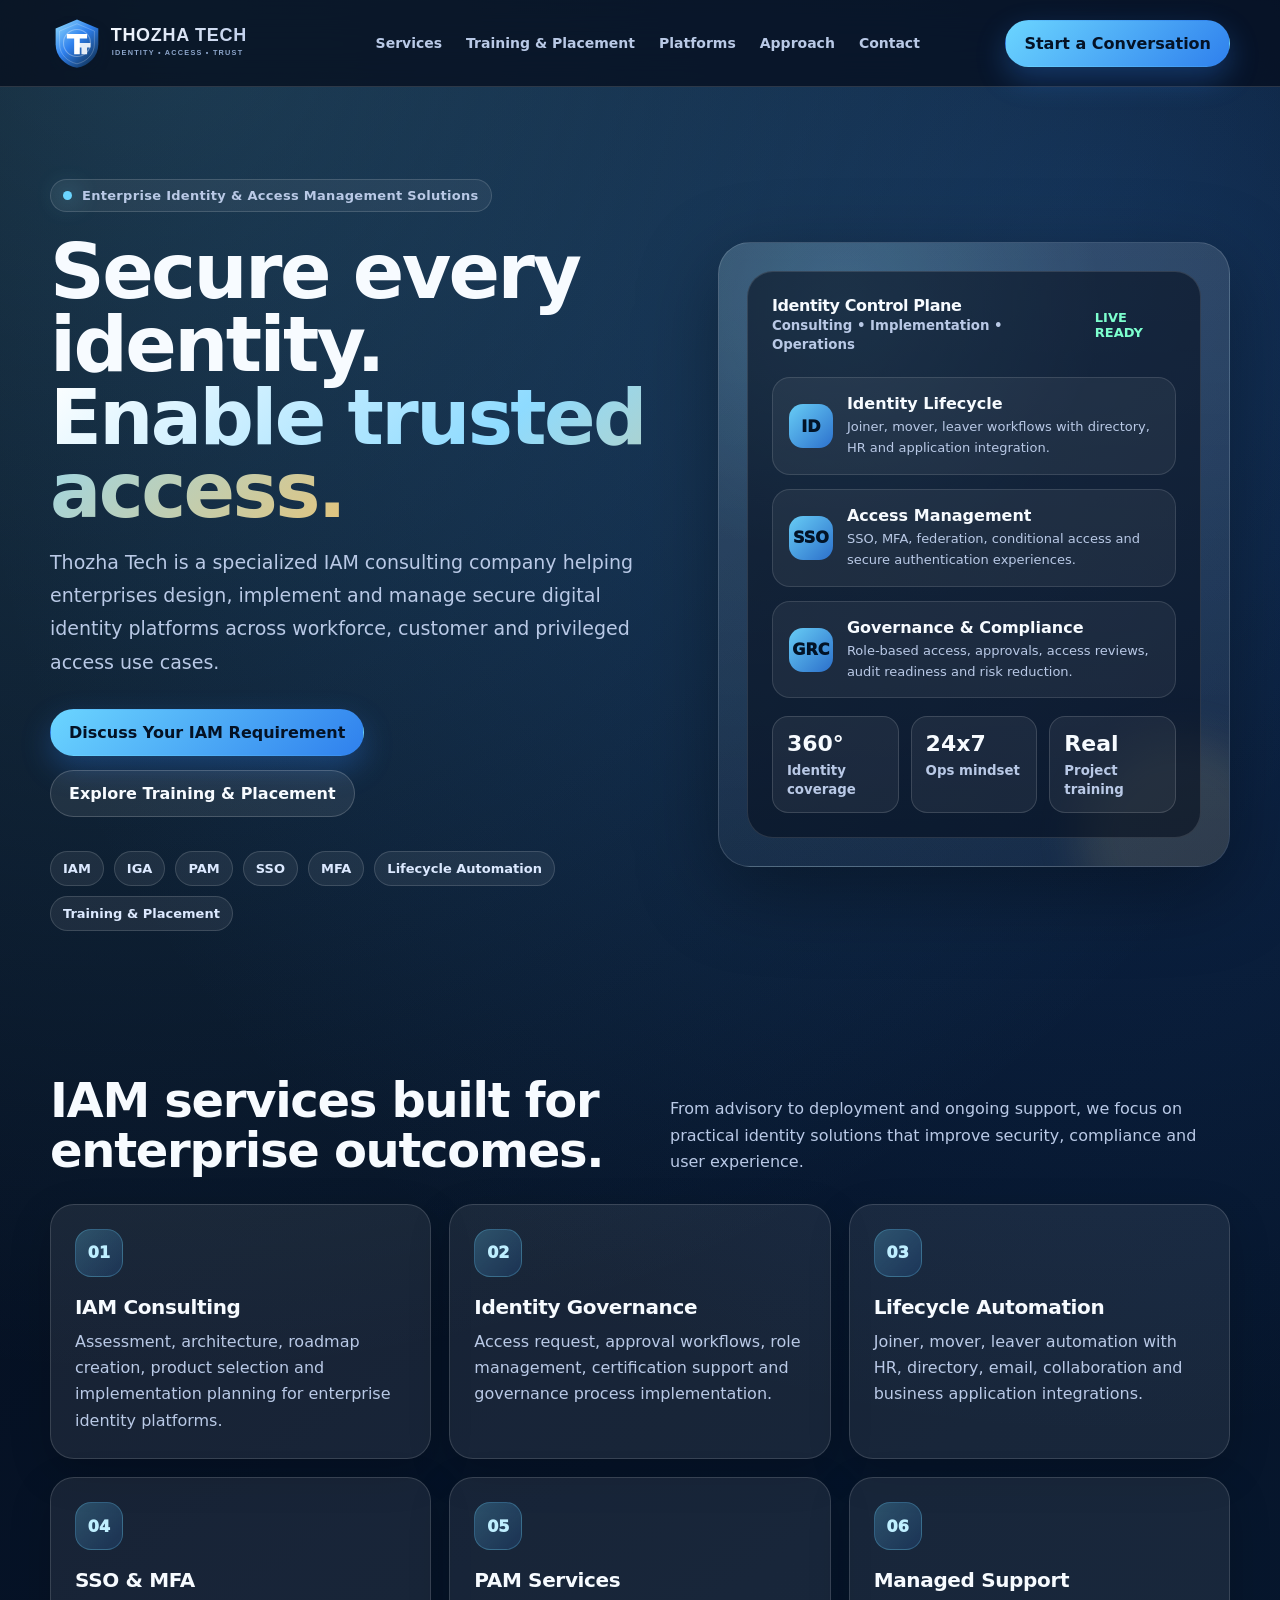
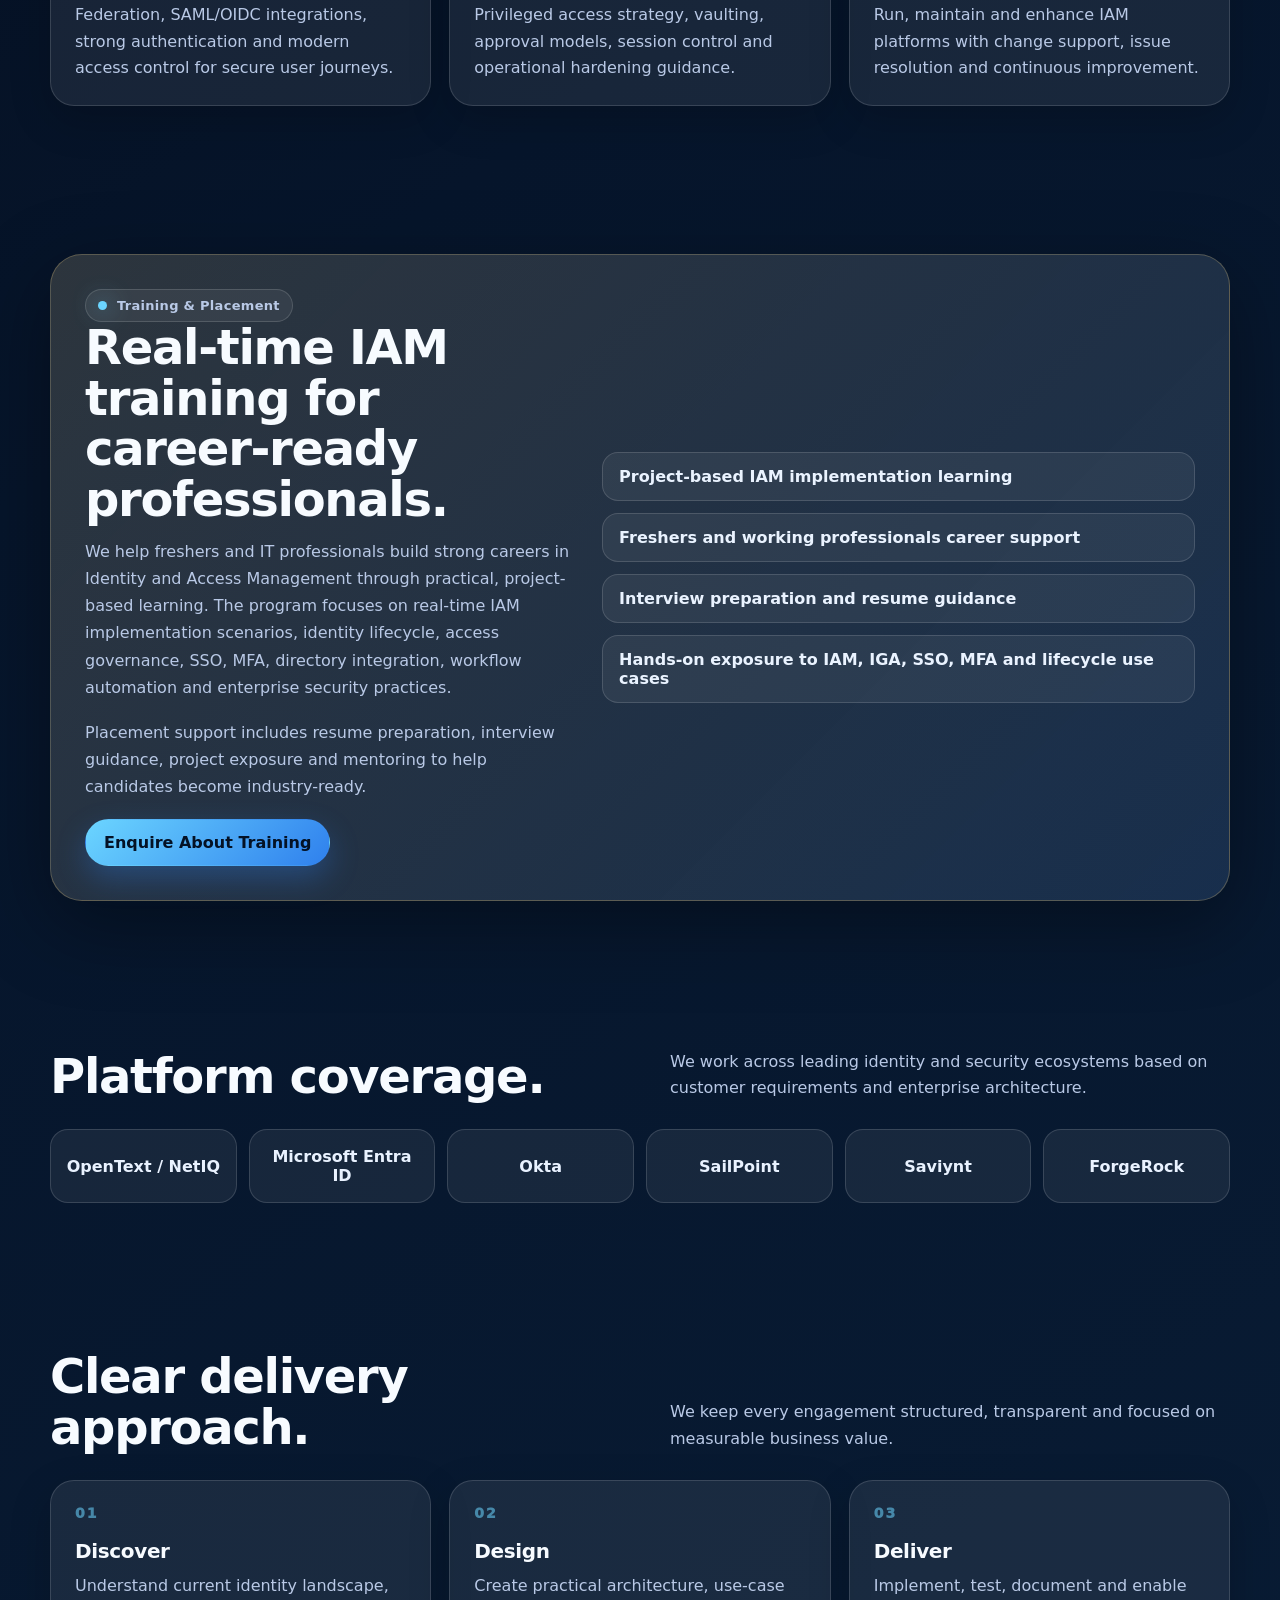
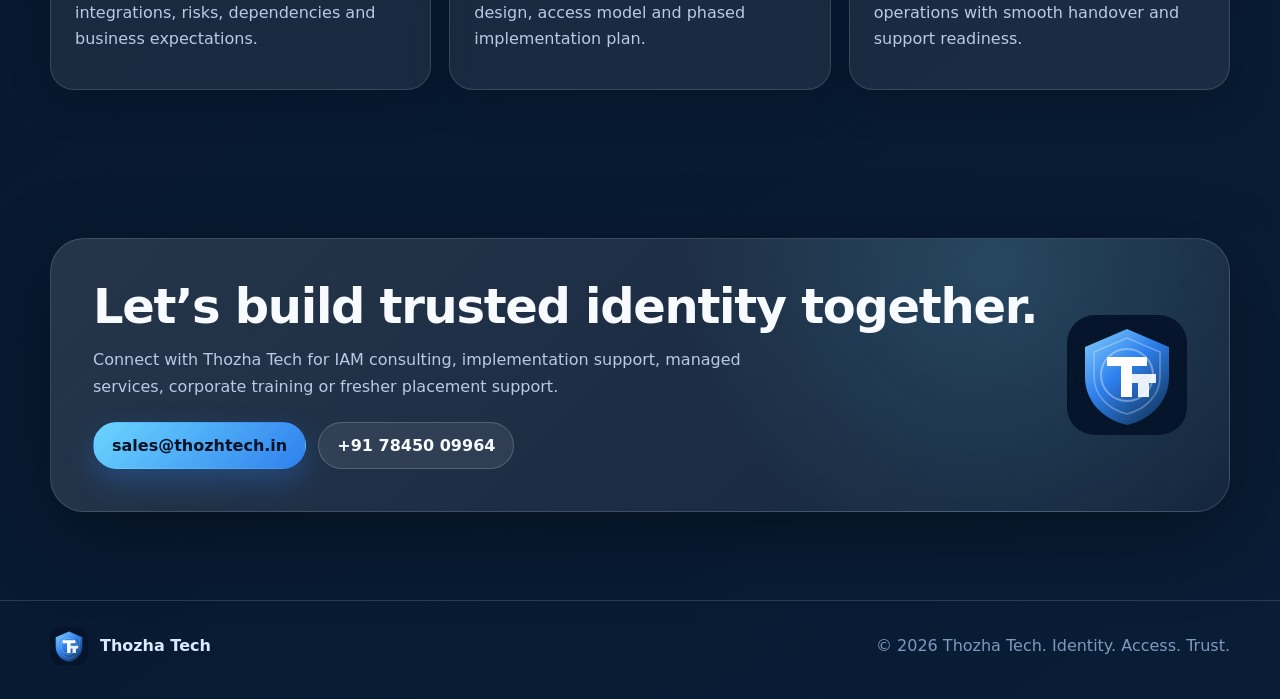
<file: index.html>
<!doctype html>
<html lang="en">
<head>
  <meta charset="utf-8" />
  <meta name="viewport" content="width=device-width, initial-scale=1" />
  <title>Thozha Tech | Enterprise IAM, IGA, PAM, SSO & Training</title>
  <meta name="description" content="Thozha Tech is a specialized Identity and Access Management consulting company offering IAM, IGA, PAM, SSO, MFA, Identity Lifecycle, NetIQ/OpenText, Okta, Entra ID, SailPoint, Saviynt, ForgeRock services, and IAM training with placement support." />
  <meta name="theme-color" content="#06152B" />
  <link rel="icon" href="favicon.svg" type="image/svg+xml" />
  <meta property="og:title" content="Thozha Tech | Enterprise Identity & Access Management" />
  <meta property="og:description" content="Securing digital identities with IAM consulting, implementation, managed services, training and placement support." />
  <meta property="og:type" content="website" />
  <meta property="og:url" content="https://thozhatech.in/" />
  <style>
    :root {
      --bg: #06152b;
      --bg-2: #0a2140;
      --card: rgba(255,255,255,.075);
      --card-2: rgba(255,255,255,.105);
      --text: #f7fbff;
      --muted: #b9c9e6;
      --soft: #7f98bf;
      --line: rgba(255,255,255,.14);
      --accent: #6bd5ff;
      --accent-2: #2f80ed;
      --gold: #e4c47a;
      --shadow: 0 24px 80px rgba(0, 0, 0, .35);
      --radius: 24px;
      --max: 1180px;
    }
    * { box-sizing: border-box; }
    html { scroll-behavior: smooth; }
    body {
      margin: 0;
      font-family: Inter, ui-sans-serif, system-ui, -apple-system, BlinkMacSystemFont, "Segoe UI", Arial, sans-serif;
      background:
        radial-gradient(circle at 12% 0%, rgba(107,213,255,.22), transparent 34%),
        radial-gradient(circle at 85% 8%, rgba(47,128,237,.23), transparent 30%),
        linear-gradient(145deg, #050b18 0%, #06152b 44%, #091d36 100%);
      color: var(--text);
      min-height: 100vh;
      overflow-x: hidden;
    }
    a { color: inherit; text-decoration: none; }
    .shell { width: min(var(--max), calc(100% - 40px)); margin: 0 auto; }
    .nav {
      position: sticky;
      top: 0;
      z-index: 20;
      backdrop-filter: blur(18px);
      background: rgba(5, 12, 27, .72);
      border-bottom: 1px solid var(--line);
    }
    .nav-inner {
      display: flex;
      align-items: center;
      justify-content: space-between;
      padding: 16px 0;
      gap: 20px;
    }
    .brand { display: flex; align-items: center; gap: 12px; min-width: 240px; }
    .brand img { height: 54px; width: auto; display: block; }
    .nav-links { display: flex; align-items: center; gap: 24px; color: var(--muted); font-weight: 650; font-size: 14px; }
    .nav-links a:hover { color: var(--text); }
    .btn {
      display: inline-flex;
      align-items: center;
      justify-content: center;
      gap: 10px;
      padding: 13px 18px;
      border-radius: 999px;
      font-weight: 800;
      border: 1px solid rgba(255,255,255,.18);
      transition: transform .2s ease, background .2s ease, border-color .2s ease;
      white-space: nowrap;
    }
    .btn:hover { transform: translateY(-2px); }
    .btn-primary { background: linear-gradient(135deg, var(--accent), var(--accent-2)); color: #041225; border-color: transparent; box-shadow: 0 12px 30px rgba(47,128,237,.32); }
    .btn-secondary { background: rgba(255,255,255,.08); color: var(--text); }
    .hero {
      position: relative;
      padding: 92px 0 70px;
    }
    .hero-grid {
      display: grid;
      grid-template-columns: 1.1fr .9fr;
      gap: 42px;
      align-items: center;
    }
    .eyebrow {
      display: inline-flex;
      align-items: center;
      gap: 10px;
      padding: 8px 12px;
      border: 1px solid var(--line);
      border-radius: 999px;
      color: var(--muted);
      background: rgba(255,255,255,.06);
      font-size: 13px;
      font-weight: 750;
      letter-spacing: .3px;
    }
    .eyebrow:before {
      content: "";
      width: 9px;
      height: 9px;
      border-radius: 50%;
      background: var(--accent);
      box-shadow: 0 0 24px var(--accent);
    }
    h1 {
      margin: 24px 0 18px;
      font-size: clamp(42px, 6vw, 76px);
      line-height: .96;
      letter-spacing: -2.6px;
    }
    .highlight {
      background: linear-gradient(135deg, #ffffff 0%, #8edbff 52%, #e4c47a 100%);
      -webkit-background-clip: text;
      background-clip: text;
      color: transparent;
    }
    .lead {
      color: var(--muted);
      font-size: 19px;
      line-height: 1.75;
      max-width: 720px;
      margin: 0 0 28px;
    }
    .cta-row { display: flex; flex-wrap: wrap; gap: 14px; margin-top: 30px; }
    .trust-row {
      display: flex;
      flex-wrap: wrap;
      gap: 10px;
      margin-top: 34px;
    }
    .pill {
      padding: 9px 12px;
      border-radius: 999px;
      background: rgba(255,255,255,.07);
      border: 1px solid var(--line);
      color: #dce9ff;
      font-size: 13px;
      font-weight: 750;
    }
    .hero-card {
      border: 1px solid var(--line);
      border-radius: 32px;
      padding: 28px;
      background:
        linear-gradient(180deg, rgba(255,255,255,.12), rgba(255,255,255,.045)),
        radial-gradient(circle at 24% 10%, rgba(107,213,255,.18), transparent 38%);
      box-shadow: var(--shadow);
      position: relative;
      overflow: hidden;
    }
    .hero-card:after {
      content: "";
      position: absolute;
      inset: auto -50px -70px auto;
      width: 200px;
      height: 200px;
      border-radius: 50%;
      background: rgba(228,196,122,.12);
      filter: blur(20px);
    }
    .system-card {
      min-height: 430px;
      border-radius: 26px;
      background: rgba(4,13,29,.58);
      border: 1px solid rgba(255,255,255,.12);
      padding: 24px;
      position: relative;
      z-index: 1;
    }
    .system-top { display:flex; align-items:center; justify-content:space-between; gap: 18px; margin-bottom: 24px; }
    .system-title { font-weight: 900; letter-spacing: -.4px; }
    .status { color: #7dffce; font-weight: 850; font-size: 13px; }
    .node {
      display: grid;
      grid-template-columns: 44px 1fr;
      gap: 14px;
      align-items: center;
      padding: 16px;
      border: 1px solid rgba(255,255,255,.12);
      border-radius: 18px;
      background: rgba(255,255,255,.055);
      margin-bottom: 14px;
    }
    .node-icon {
      width: 44px;
      height: 44px;
      border-radius: 14px;
      background: linear-gradient(135deg, rgba(107,213,255,.95), rgba(47,128,237,.8));
      display:grid;
      place-items:center;
      color: #021327;
      font-weight: 950;
    }
    .node strong { display:block; margin-bottom: 3px; }
    .node span { color: var(--muted); font-size: 13px; line-height: 1.45; }
    .metric-grid { display:grid; grid-template-columns: repeat(3,1fr); gap: 12px; margin-top: 18px; }
    .metric { padding: 14px; border: 1px solid var(--line); border-radius: 16px; background: rgba(255,255,255,.06); }
    .metric b { display:block; font-size: 22px; margin-bottom: 4px; }
    .metric small { color: var(--muted); font-weight: 700; }
    section { padding: 74px 0; }
    .section-head { display:flex; justify-content:space-between; align-items:end; gap: 28px; margin-bottom: 28px; }
    h2 { font-size: clamp(30px, 4vw, 48px); margin: 0; letter-spacing: -1.3px; line-height: 1.05; }
    .section-head p { color: var(--muted); margin: 0; line-height: 1.65; max-width: 560px; }
    .grid-3 { display:grid; grid-template-columns: repeat(3,1fr); gap: 18px; }
    .grid-2 { display:grid; grid-template-columns: repeat(2,1fr); gap: 18px; }
    .card {
      border: 1px solid var(--line);
      background: var(--card);
      border-radius: var(--radius);
      padding: 24px;
      min-height: 210px;
      box-shadow: 0 14px 42px rgba(0,0,0,.18);
      transition: transform .2s ease, border-color .2s ease, background .2s ease;
    }
    .card:hover { transform: translateY(-5px); border-color: rgba(107,213,255,.42); background: var(--card-2); }
    .icon {
      width: 48px;
      height: 48px;
      border-radius: 16px;
      display:grid;
      place-items:center;
      background: linear-gradient(135deg, rgba(107,213,255,.25), rgba(47,128,237,.15));
      border: 1px solid rgba(107,213,255,.25);
      margin-bottom: 18px;
      font-weight: 950;
      color: #bfefff;
    }
    .card h3 { margin: 0 0 10px; font-size: 20px; letter-spacing: -.35px; }
    .card p { color: var(--muted); margin: 0; line-height: 1.65; }
    .wide-card {
      border: 1px solid rgba(228,196,122,.28);
      background:
        linear-gradient(135deg, rgba(228,196,122,.12), rgba(47,128,237,.09)),
        rgba(255,255,255,.06);
      border-radius: 32px;
      padding: 34px;
      display: grid;
      grid-template-columns: .9fr 1.1fr;
      gap: 32px;
      align-items: center;
      box-shadow: var(--shadow);
    }
    .wide-card h2 { margin-bottom: 14px; }
    .wide-card p { color: var(--muted); line-height: 1.7; margin: 0 0 18px; }
    .check-list { display:grid; gap: 12px; margin: 0; padding: 0; list-style: none; }
    .check-list li {
      padding: 14px 16px;
      border: 1px solid var(--line);
      border-radius: 16px;
      background: rgba(255,255,255,.06);
      color: #eaf3ff;
      font-weight: 700;
    }
    .platforms {
      display: grid;
      grid-template-columns: repeat(6,1fr);
      gap: 12px;
    }
    .platform {
      min-height: 74px;
      border: 1px solid var(--line);
      border-radius: 18px;
      background: rgba(255,255,255,.065);
      display:flex;
      align-items:center;
      justify-content:center;
      text-align:center;
      padding: 12px;
      color: #e9f2ff;
      font-weight: 850;
    }
    .process { counter-reset: step; }
    .process .card { position: relative; }
    .process .card:before {
      counter-increment: step;
      content: "0" counter(step);
      display:block;
      color: rgba(107,213,255,.55);
      font-size: 14px;
      font-weight: 950;
      margin-bottom: 18px;
      letter-spacing: 2px;
    }
    .contact {
      padding-bottom: 88px;
    }
    .contact-box {
      border: 1px solid var(--line);
      border-radius: 34px;
      background:
        radial-gradient(circle at 80% 10%, rgba(107,213,255,.16), transparent 32%),
        linear-gradient(135deg, rgba(255,255,255,.12), rgba(255,255,255,.05));
      padding: 42px;
      box-shadow: var(--shadow);
      display:grid;
      grid-template-columns: 1fr auto;
      gap: 28px;
      align-items: center;
    }
    .contact h2 { margin-bottom: 14px; }
    .contact p { margin: 0; color: var(--muted); line-height: 1.7; max-width: 720px; }
    .contact-links { display:flex; flex-wrap: wrap; gap: 12px; margin-top: 22px; }
    footer {
      border-top: 1px solid var(--line);
      color: var(--soft);
      padding: 26px 0 34px;
    }
    .footer-inner { display:flex; justify-content:space-between; gap: 20px; align-items:center; flex-wrap:wrap; }
    .mini-brand { display:flex; align-items:center; gap: 12px; color: #dce9ff; font-weight: 850; }
    .mini-brand img { width: 38px; height: 38px; border-radius: 10px; }
    @media (max-width: 980px) {
      .hero-grid, .wide-card, .contact-box { grid-template-columns: 1fr; }
      .grid-3 { grid-template-columns: repeat(2,1fr); }
      .platforms { grid-template-columns: repeat(3,1fr); }
      .nav-links { display:none; }
    }
    @media (max-width: 640px) {
      .shell { width: min(100% - 26px, var(--max)); }
      .hero { padding-top: 58px; }
      h1 { letter-spacing: -1.7px; }
      .grid-3, .grid-2, .metric-grid, .platforms { grid-template-columns: 1fr; }
      .brand img { height: 46px; }
      .contact-box, .wide-card, .hero-card { padding: 22px; border-radius: 24px; }
      .section-head { display:block; }
      .section-head p { margin-top: 14px; }
      .btn { width: 100%; }
    }
  </style>
</head>
<body>
  <header class="nav">
    <div class="shell nav-inner">
      <a class="brand" href="#top" aria-label="Thozha Tech home">
        <img src="logo.svg" alt="Thozha Tech" />
      </a>
      <nav class="nav-links" aria-label="Primary navigation">
        <a href="#services">Services</a>
        <a href="#training">Training & Placement</a>
        <a href="#platforms">Platforms</a>
        <a href="#approach">Approach</a>
        <a href="#contact">Contact</a>
      </nav>
      <a class="btn btn-primary" href="mailto:sales@thozhtech.in">Start a Conversation</a>
    </div>
  </header>

  <main id="top">
    <section class="hero">
      <div class="shell hero-grid">
        <div>
          <div class="eyebrow">Enterprise Identity & Access Management Solutions</div>
          <h1>Secure every identity. <span class="highlight">Enable trusted access.</span></h1>
          <p class="lead">Thozha Tech is a specialized IAM consulting company helping enterprises design, implement and manage secure digital identity platforms across workforce, customer and privileged access use cases.</p>
          <div class="cta-row">
            <a class="btn btn-primary" href="#contact">Discuss Your IAM Requirement</a>
            <a class="btn btn-secondary" href="#training">Explore Training & Placement</a>
          </div>
          <div class="trust-row" aria-label="Capabilities">
            <span class="pill">IAM</span>
            <span class="pill">IGA</span>
            <span class="pill">PAM</span>
            <span class="pill">SSO</span>
            <span class="pill">MFA</span>
            <span class="pill">Lifecycle Automation</span>
            <span class="pill">Training & Placement</span>
          </div>
        </div>
        <aside class="hero-card" aria-label="Identity operations overview">
          <div class="system-card">
            <div class="system-top">
              <div>
                <div class="system-title">Identity Control Plane</div>
                <small style="color:var(--muted);font-weight:700">Consulting • Implementation • Operations</small>
              </div>
              <div class="status">LIVE READY</div>
            </div>
            <div class="node">
              <div class="node-icon">ID</div>
              <div><strong>Identity Lifecycle</strong><span>Joiner, mover, leaver workflows with directory, HR and application integration.</span></div>
            </div>
            <div class="node">
              <div class="node-icon">SSO</div>
              <div><strong>Access Management</strong><span>SSO, MFA, federation, conditional access and secure authentication experiences.</span></div>
            </div>
            <div class="node">
              <div class="node-icon">GRC</div>
              <div><strong>Governance & Compliance</strong><span>Role-based access, approvals, access reviews, audit readiness and risk reduction.</span></div>
            </div>
            <div class="metric-grid">
              <div class="metric"><b>360°</b><small>Identity coverage</small></div>
              <div class="metric"><b>24x7</b><small>Ops mindset</small></div>
              <div class="metric"><b>Real</b><small>Project training</small></div>
            </div>
          </div>
        </aside>
      </div>
    </section>

    <section id="services">
      <div class="shell">
        <div class="section-head">
          <h2>IAM services built for enterprise outcomes.</h2>
          <p>From advisory to deployment and ongoing support, we focus on practical identity solutions that improve security, compliance and user experience.</p>
        </div>
        <div class="grid-3">
          <article class="card"><div class="icon">01</div><h3>IAM Consulting</h3><p>Assessment, architecture, roadmap creation, product selection and implementation planning for enterprise identity platforms.</p></article>
          <article class="card"><div class="icon">02</div><h3>Identity Governance</h3><p>Access request, approval workflows, role management, certification support and governance process implementation.</p></article>
          <article class="card"><div class="icon">03</div><h3>Lifecycle Automation</h3><p>Joiner, mover, leaver automation with HR, directory, email, collaboration and business application integrations.</p></article>
          <article class="card"><div class="icon">04</div><h3>SSO & MFA</h3><p>Federation, SAML/OIDC integrations, strong authentication and modern access control for secure user journeys.</p></article>
          <article class="card"><div class="icon">05</div><h3>PAM Services</h3><p>Privileged access strategy, vaulting, approval models, session control and operational hardening guidance.</p></article>
          <article class="card"><div class="icon">06</div><h3>Managed Support</h3><p>Run, maintain and enhance IAM platforms with change support, issue resolution and continuous improvement.</p></article>
        </div>
      </div>
    </section>

    <section id="training">
      <div class="shell">
        <div class="wide-card">
          <div>
            <div class="eyebrow">Training & Placement</div>
            <h2>Real-time IAM training for career-ready professionals.</h2>
            <p>We help freshers and IT professionals build strong careers in Identity and Access Management through practical, project-based learning. The program focuses on real-time IAM implementation scenarios, identity lifecycle, access governance, SSO, MFA, directory integration, workflow automation and enterprise security practices.</p>
            <p>Placement support includes resume preparation, interview guidance, project exposure and mentoring to help candidates become industry-ready.</p>
            <a class="btn btn-primary" href="mailto:sales@thozhtech.in?subject=Training%20%26%20Placement%20Enquiry">Enquire About Training</a>
          </div>
          <ul class="check-list">
            <li>Project-based IAM implementation learning</li>
            <li>Freshers and working professionals career support</li>
            <li>Interview preparation and resume guidance</li>
            <li>Hands-on exposure to IAM, IGA, SSO, MFA and lifecycle use cases</li>
          </ul>
        </div>
      </div>
    </section>

    <section id="platforms">
      <div class="shell">
        <div class="section-head">
          <h2>Platform coverage.</h2>
          <p>We work across leading identity and security ecosystems based on customer requirements and enterprise architecture.</p>
        </div>
        <div class="platforms">
          <div class="platform">OpenText / NetIQ</div>
          <div class="platform">Microsoft Entra ID</div>
          <div class="platform">Okta</div>
          <div class="platform">SailPoint</div>
          <div class="platform">Saviynt</div>
          <div class="platform">ForgeRock</div>
        </div>
      </div>
    </section>

    <section id="approach">
      <div class="shell">
        <div class="section-head">
          <h2>Clear delivery approach.</h2>
          <p>We keep every engagement structured, transparent and focused on measurable business value.</p>
        </div>
        <div class="grid-3 process">
          <article class="card"><h3>Discover</h3><p>Understand current identity landscape, integrations, risks, dependencies and business expectations.</p></article>
          <article class="card"><h3>Design</h3><p>Create practical architecture, use-case design, access model and phased implementation plan.</p></article>
          <article class="card"><h3>Deliver</h3><p>Implement, test, document and enable operations with smooth handover and support readiness.</p></article>
        </div>
      </div>
    </section>

    <section class="contact" id="contact">
      <div class="shell">
        <div class="contact-box">
          <div>
            <h2>Let’s build trusted identity together.</h2>
            <p>Connect with Thozha Tech for IAM consulting, implementation support, managed services, corporate training or fresher placement support.</p>
            <div class="contact-links">
              <a class="btn btn-primary" href="mailto:sales@thozhtech.in">sales@thozhtech.in</a>
              <a class="btn btn-secondary" href="tel:+917845009964">+91 78450 09964</a>
            </div>
          </div>
          <img src="logo-mark.svg" alt="Thozha Tech mark" width="120" height="120" />
        </div>
      </div>
    </section>
  </main>

  <footer>
    <div class="shell footer-inner">
      <div class="mini-brand"><img src="logo-mark.svg" alt="" /> Thozha Tech</div>
      <div>© <span id="year"></span> Thozha Tech. Identity. Access. Trust.</div>
    </div>
  </footer>
  <script>
    document.getElementById('year').textContent = new Date().getFullYear();
  </script>
</body>
</html>
</file>
